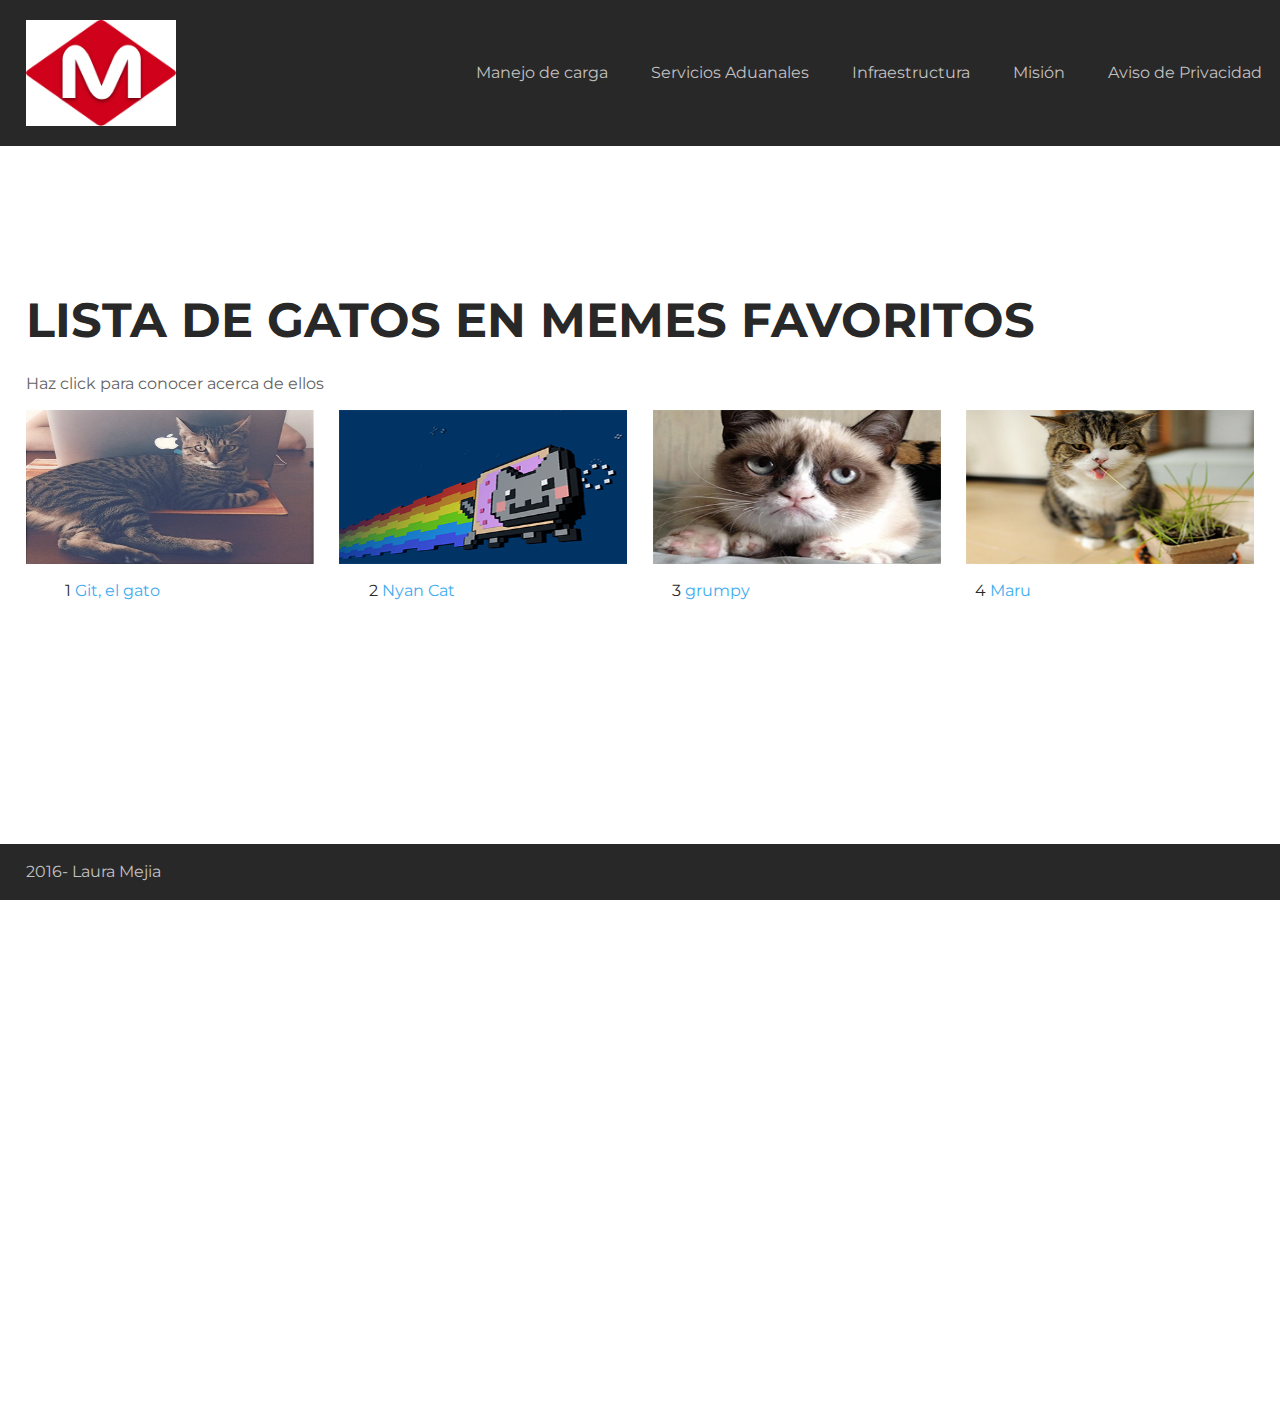
<file: ManejoDeCarga/gatos.html>
<!DOCTYPE html>
<html>
<head>
		<title>Gatos y Perros del Internet</title>
		<link rel="stylesheet" type="text/css" href="style.css">
		<link  href="https://fonts.googleapis.com/css?family=Montserrat:400,700" rel="stylesheet" type ="text/css" >
		<meta charset="UTF-8"/>
	</head>
<body>
	<header>
			<div class="container">
				<nav class="row between middle">
					<div class="col-3">
						<a href="index.html">
							<img src="assets/logo_manejo.jpg"/>
						</a>
						
					</div>
					
					<div class="col-8 end">
						<ul class="row between ">
						
							<li class="col">
								<a href="/gatos.html" class="layout_a" >Manejo de carga</a>
							</li>
							<li class="col">
								<a href="/perros.html" class="layout_a" >Servicios Aduanales</a>
							</li>
							<li class="col">
								<a href="/acerca.html" class="layout_a" >Infraestructura</a>
							</li>
							<li class="col">
								<a href="/acerca.html" class="layout_a" >Misión</a>
							</li>
							<li class="col">
								<a href="/acerca.html" class="layout_a" >Aviso de Privacidad</a>
							</li>		

						</ul>
					
					</div>
				</nav>

			</div>
			
			
		</header>

		<section class="full-height">
			<div class="container">
				
				<div class="row middle">
					<div class="col-10">
						<h2>Lista de Gatos en Memes favoritos</h2>
						<p>Haz click para conocer acerca de ellos</p>
					</div>
				</div>


				<div class="row">
                	<div class="col-3">
                    	<img src="assets/gatos/git/git-1.png" class="same-height" />
                </div>
                <div class="col-3">
                    <img src="assets/gatos/nyan/nyan-1.png" class="same-height" />
                </div>
                <div class="col-3">
                    <img src="assets/gatos/grumpy/grumpy-1.png" class="same-height" />
                </div>
                <div class="col-3">
                    <img src="assets/gatos/maru/maru-1.png" class="same-height" />
                </div>
            </div>


			<ol class="row">
				
				<li class="col-3">
					<a href="git.html">
						Git, el gato</a>
				</li>
				<li class="col-3">
					<a href="git.html">
						Nyan Cat</a>
				</li>
				<li class="col-3">
					<a href="git.html">
						grumpy</a>
				</li>

				<li class="col-3">
					<a href="git.html">
					Maru</a>
				</li>
			</ol>	

			</div>	
			
		</section>

		<footer>
			<div class="container">
				<div class="row">
					<div class="col-12">

						2016- <a href="http://yaxha.mx" target="" class="layout_a">  Laura Mejia </a>
					
					</div>
				</div>
				
			</div>
		</footer>
	
</body>
</html>
</file>
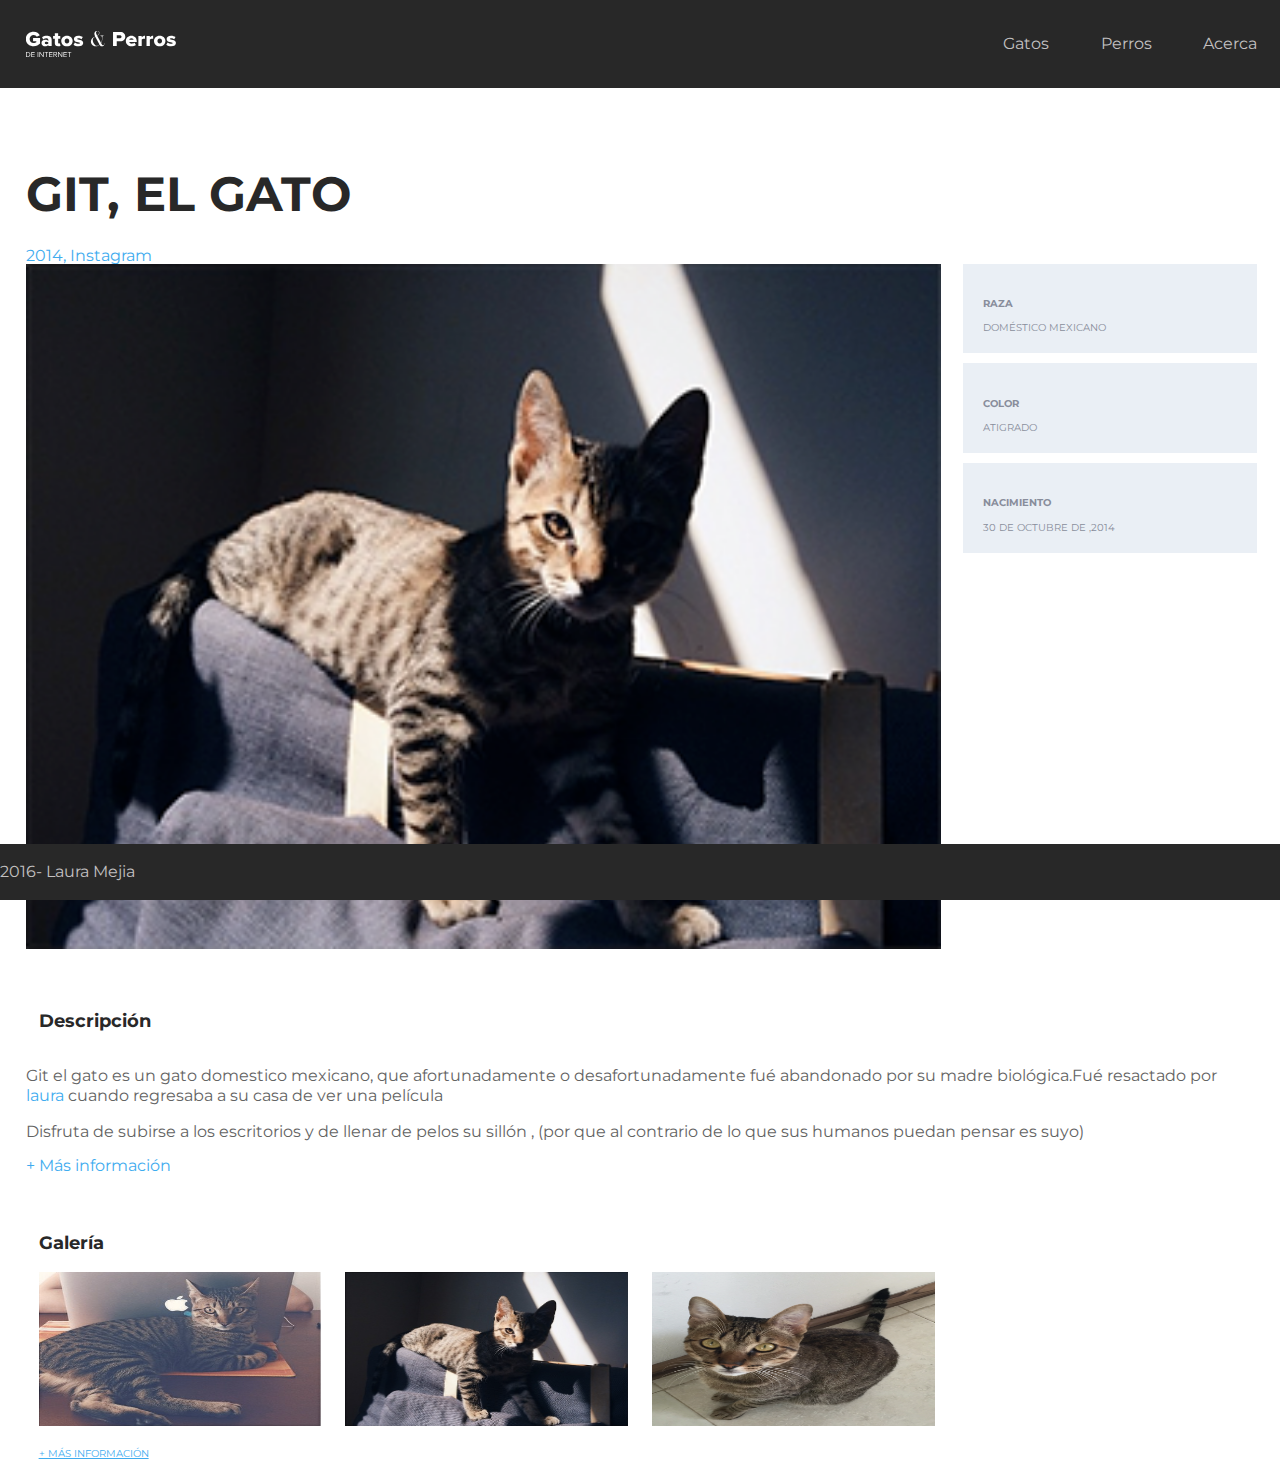
<file: ManejoDeCarga/git.html>
<!DOCTYPE html>
<html>
<head>
		<title>Gatos y Perros del Internet</title>
		<link rel="stylesheet" type="text/css" href="style.css">
		<link  href="https://fonts.googleapis.com/css?family=Montserrat:400,700" rel="stylesheet" type ="text/css" >
		<meta charset="UTF-8"/>
	</head>
	<header>
			<div class="container">
				<nav class="row between middle">
					<div class="col-4">
						<a href="index.html">
							<img src="assets/logo.svg"/>
						</a>
						
					</div>
					
					<div class="col-3 end">
						<ul class="row between ">
						
							<li class="col">
								<a href="/gatos.html" class="layout_a" >Gatos</a>
							</li>
							<li class="col">
								<a href="/perros.html" class="layout_a" >Perros</a>
							</li>
							<li class="col">
								<a href="/acerca.html" class="layout_a" >Acerca</a>
							</li>		

						</ul>
					
					</div>
				</nav>

			</div>
			
			
		</header>
		<section class="single">
			<div class="container">
				<div class="row">
					<h2 class="col-12">Git, el gato</h2>
					<a class="col-12" href="https://www.instagram.com/p/466qx3DWQ0/?taken-by=bawina">2014, Instagram</a>
					<div class="col-9">
					<img src="assets/gatos/git/git-main.png"/>
						
					</div>
					<div class="col-3">
						<div class="row">
							<div class="col-12 info">
								<h4>Raza</h4> Doméstico Mexicano
								
							</div>
								<div class="col-12 info">
								<h4>Color</h4> Atigrado
								
							</div>
								<div class="col-12 info">
								<h4>Nacimiento</h4> 30 de Octubre de ,2014
								
							</div>
						
						</div>
						
					</div>
					<div class="container">
						<div class="row">
							<h3 class="col-12">Descripción</h3>
								<div>
									<p>Git el gato es un gato domestico mexicano, que afortunadamente o desafortunadamente fué abandonado por su madre biológica.Fué resactado por
										<a href="https://www.instagram.com/p/nW9fw5jWUn/?taken-by=bawina" 
										target="_blank ">laura</a> cuando regresaba a su casa de ver una película
									</p>
									<p>Disfruta de subirse a los escritorios y de llenar de pelos su sillón , (por que al contrario de lo que sus humanos puedan pensar es suyo)</p>
								</div>

									<a href="more"> + Más información</a>
					
					
				</div>
					<div class="row">
						<h3 class="col-12">Galería</h3>
					
						<div class="col-3">
							<img src="assets/gatos/git/git-1.png" class="same-height" />

							
						</div>
						<div class="col-3 layout_a">
							<img src="assets/gatos/git/git-2.png" class="same-height"/>
							
						</div> 
						<div class="col-3 layout_a">
							<img src="assets/gatos/git/git-3.png" class="same-height"/>
							
						</div>
							<a class="more col-12"> + Más información</a>
						

						
					</div>
			</div>
			
		</section>

		<footer>
			

						2016- <a href="http://yaxha.mx" target="" class="layout_a">  Laura Mejia </a>
					
					</div>
				</div>
				
			</div>
		</footer>
</file>
<file: ManejoDeCarga/style.css>
@import url("css/reset.css");
@import url("css/reticula.css");
@import url("css/editorial.css");
@import url("css/secciones.css");
@import url("css/formas.css");
@import url("css/layout.css");


html, body{
	color: #282828;
	height: 100%;
	font-family: "Montserrat", sans-serif;
	margin: auto;
}
</file>
